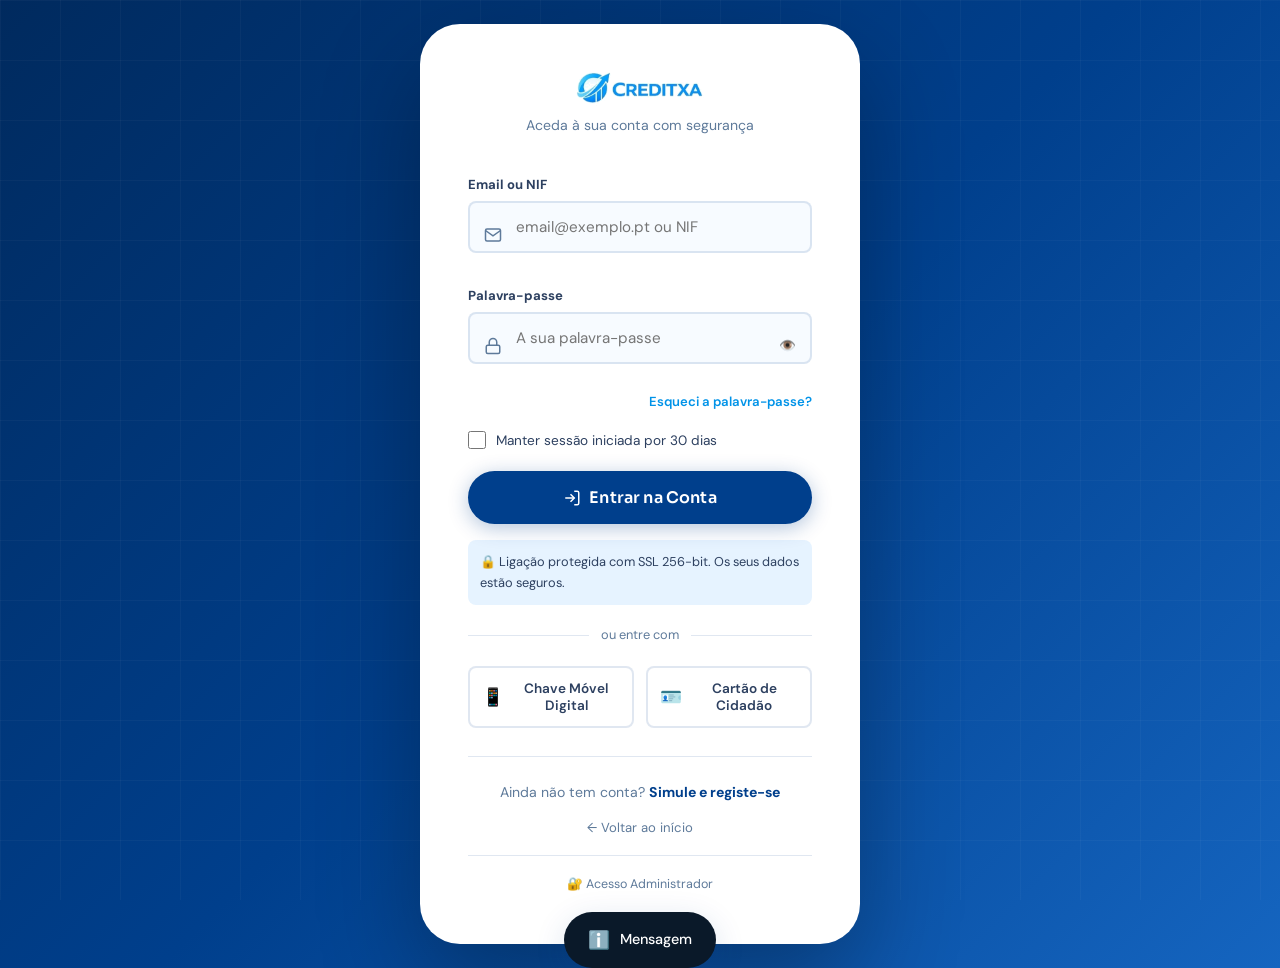
<file: pages/login.html>
<!DOCTYPE html>
<html lang="pt-PT">
<head>
  <meta charset="UTF-8" />
  <meta name="viewport" content="width=device-width, initial-scale=1.0" />
  <title>Entrar na Conta | Creditxa</title>
  <link rel="stylesheet" href="../assets/css/style.css" />
  <link rel="icon" type="image/png" href="../assets/images/favicon-32.png" />
  <style>
    body { background: linear-gradient(135deg, var(--primary-dark) 0%, var(--primary) 50%, var(--primary-light) 100%); min-height: 100vh; display: flex; align-items: center; justify-content: center; padding: 24px; }
    body::before { content:''; position:fixed; inset:0; background-image: linear-gradient(rgba(255,255,255,0.03) 1px, transparent 1px), linear-gradient(90deg, rgba(255,255,255,0.03) 1px, transparent 1px); background-size: 60px 60px; pointer-events: none; }
    .login-card { background: var(--white); border-radius: var(--radius-xl); padding: 48px; max-width: 440px; width: 100%; box-shadow: 0 40px 100px rgba(0,0,0,0.3); position: relative; z-index: 1; animation: fadeInUp 0.6s ease both; }
    .login-logo { text-align: center; margin-bottom: 36px; }
    .input-field { width: 100%; padding: 14px 18px; border: 2px solid var(--border); border-radius: var(--radius-sm); font-family: var(--font-body); font-size: 0.95rem; color: var(--text-dark); background: var(--off-white); transition: var(--transition); outline: none; margin-bottom: 16px; }
    .input-field:focus { border-color: var(--accent); background: white; }
    .input-wrap { position: relative; }
    .input-icon { position: absolute; left: 16px; top: 50%; transform: translateY(-50%); color: var(--text-light); pointer-events: none; }
    .input-field.has-icon { padding-left: 46px; }
    .toggle-pass { position: absolute; right: 16px; top: 50%; transform: translateY(-50%); cursor: pointer; color: var(--text-light); font-size: 0.85rem; }
    .divider { display: flex; align-items: center; gap: 12px; margin: 20px 0; }
    .divider::before, .divider::after { content: ''; flex: 1; height: 1px; background: var(--border); }
    .divider span { font-size: 0.8rem; color: var(--text-light); }
    .social-login { display: flex; gap: 12px; }
    .social-login-btn { flex: 1; padding: 12px; border: 2px solid var(--border); border-radius: var(--radius-sm); display: flex; align-items: center; justify-content: center; gap: 8px; font-size: 0.85rem; font-weight: 600; color: var(--text-mid); cursor: pointer; transition: var(--transition); background: white; }
    .social-login-btn:hover { border-color: var(--accent); color: var(--primary); }
    .checkbox-wrap { display: flex; align-items: center; gap: 10px; margin-bottom: 20px; }
    .checkbox-wrap input { width: 18px; height: 18px; accent-color: var(--primary); cursor: pointer; }
    .checkbox-wrap label { font-size: 0.85rem; color: var(--text-mid); cursor: pointer; }
  </style>
</head>
<body>
<div class="login-card">
  <div class="login-logo">
    <a href="../index.html" class="logo" style="justify-content:center;font-size:1.8rem;color:var(--primary);">
      <img src="../assets/images/creditxa-logo.png" alt="Creditxa" class="logo__img" />
    </a>
    <p style="font-size:0.88rem;color:var(--text-light);margin-top:8px;">Aceda à sua conta com segurança</p>
  </div>

  <form id="loginForm" onsubmit="return false;">
    <label style="font-size:0.82rem;font-weight:700;color:var(--text-mid);display:block;margin-bottom:6px;">Email ou NIF</label>
    <div class="input-wrap" style="margin-bottom:16px;">
      <svg class="input-icon" width="18" height="18" viewBox="0 0 24 24" fill="none" stroke="currentColor" stroke-width="2"><path d="M4 4h16c1.1 0 2 .9 2 2v12c0 1.1-.9 2-2 2H4c-1.1 0-2-.9-2-2V6c0-1.1.9-2 2-2z"/><polyline points="22,6 12,13 2,6"/></svg>
      <input type="text" class="input-field has-icon" placeholder="email@exemplo.pt ou NIF" required />
    </div>

    <label style="font-size:0.82rem;font-weight:700;color:var(--text-mid);display:block;margin-bottom:6px;">Palavra-passe</label>
    <div class="input-wrap" style="margin-bottom:8px;">
      <svg class="input-icon" width="18" height="18" viewBox="0 0 24 24" fill="none" stroke="currentColor" stroke-width="2"><rect x="3" y="11" width="18" height="11" rx="2" ry="2"/><path d="M7 11V7a5 5 0 0 1 10 0v4"/></svg>
      <input type="password" class="input-field has-icon" id="passField" placeholder="A sua palavra-passe" required />
      <span class="toggle-pass" onclick="togglePass()">👁️</span>
    </div>

    <div style="text-align:right;margin-bottom:16px;">
      <a href="#" style="font-size:0.82rem;color:var(--accent);font-weight:600;">Esqueci a palavra-passe?</a>
    </div>

    <div class="checkbox-wrap">
      <input type="checkbox" id="remember" />
      <label for="remember">Manter sessão iniciada por 30 dias</label>
    </div>

    <button type="submit" class="btn btn-primary" style="width:100%;justify-content:center;font-size:1rem;padding:16px;" onclick="handleLogin(this)">
      <svg viewBox="0 0 24 24" fill="none" stroke="currentColor" stroke-width="2"><path d="M15 3h4a2 2 0 0 1 2 2v14a2 2 0 0 1-2 2h-4"/><polyline points="10 17 15 12 10 7"/><line x1="15" y1="12" x2="3" y2="12"/></svg>
      Entrar na Conta
    </button>

    <div style="margin-top:16px;padding:12px;background:var(--sky);border-radius:var(--radius-sm);display:flex;align-items:center;gap:8px;font-size:0.8rem;color:var(--text-mid);">
      🔒 Ligação protegida com SSL 256-bit. Os seus dados estão seguros.
    </div>

    <div class="divider"><span>ou entre com</span></div>

    <div class="social-login">
      <button class="social-login-btn">
        <span style="font-size:1.1rem;">📱</span> Chave Móvel Digital
      </button>
      <button class="social-login-btn">
        <span style="font-size:1.1rem;">🪪</span> Cartão de Cidadão
      </button>
    </div>
  </form>

  <div style="margin-top:28px;text-align:center;padding-top:24px;border-top:1px solid var(--border);">
    <p style="font-size:0.88rem;color:var(--text-light);">Ainda não tem conta? <a href="../index.html#simulacao" style="color:var(--primary);font-weight:700;">Simule e registe-se</a></p>
    <a href="../index.html" style="display:inline-flex;align-items:center;gap:6px;margin-top:12px;font-size:0.82rem;color:var(--text-light);transition:var(--transition);" onmouseover="this.style.color='var(--primary)'" onmouseout="this.style.color='var(--text-light)'">← Voltar ao início</a>
    <div style="margin-top:16px;padding-top:14px;border-top:1px solid var(--border);">
      <a href="admin.html" style="display:inline-flex;align-items:center;gap:6px;font-size:0.78rem;color:var(--text-light);transition:var(--transition);" onmouseover="this.style.color='var(--primary)'" onmouseout="this.style.color='var(--text-light)'">
        🔐 Acesso Administrador
      </a>
    </div>
  </div>
</div>

<div class="toast" id="toast"><span class="toast-icon">ℹ️</span><span class="toast-msg">Mensagem</span></div>
<script src="../assets/js/main.js"></script>
<script>
  function togglePass() {
    const f = document.getElementById('passField');
    f.type = f.type === 'password' ? 'text' : 'password';
  }
  function handleLogin(btn) {
    btn.innerHTML = '<div class="spinner" style="display:block;border-color:rgba(255,255,255,0.3);border-top-color:white;"></div> A verificar...';
    btn.disabled = true;
    setTimeout(() => {
      window.showToast('✅ Login bem-sucedido! Bem-vindo à Creditxa.');
      setTimeout(() => { window.location.href = '../index.html'; }, 1500);
    }, 1800);
  }
</script>
</body>
</html>
</file>
<file: assets/css/style.css>
/* =========================================
   CREDITXA — Estilos Principais
   ========================================= */

@import url('https://fonts.googleapis.com/css2?family=Sora:wght@300;400;500;600;700;800&family=DM+Sans:ital,opsz,wght@0,9..40,300;0,9..40,400;0,9..40,500;0,9..40,600;1,9..40,300&display=swap');

/* ---- CSS Variables ---- */
:root {
  --primary:        #003F8C;
  --primary-dark:   #002A5E;
  --primary-light:  #1565C0;
  --accent:         #0093E8;
  --accent-bright:  #00BFFF;
  --sky:            #E6F3FF;
  --sky-mid:        #C7E0F8;
  --white:          #FFFFFF;
  --off-white:      #F7FBFF;
  --text-dark:      #0A1929;
  --text-mid:       #2D4060;
  --text-light:     #5E7A9A;
  --border:         rgba(0, 63, 140, 0.12);
  --shadow-sm:      0 2px 12px rgba(0,63,140,0.08);
  --shadow-md:      0 8px 32px rgba(0,63,140,0.14);
  --shadow-lg:      0 24px 64px rgba(0,63,140,0.18);
  --radius-sm:      8px;
  --radius-md:      16px;
  --radius-lg:      24px;
  --radius-xl:      40px;
  --transition:     0.3s cubic-bezier(0.4, 0, 0.2, 1);
  --transition-slow:0.6s cubic-bezier(0.4, 0, 0.2, 1);
  --font-head:      'Sora', sans-serif;
  --font-body:      'DM Sans', sans-serif;
}

/* ---- Reset & Base ---- */
*, *::before, *::after { box-sizing: border-box; margin: 0; padding: 0; }
html { scroll-behavior: smooth; font-size: 16px; }
body {
  font-family: var(--font-body);
  color: var(--text-dark);
  background: var(--white);
  overflow-x: hidden;
  line-height: 1.6;
}
img { max-width: 100%; display: block; }
a { text-decoration: none; color: inherit; }
ul { list-style: none; }
button { cursor: pointer; border: none; background: none; font-family: inherit; }
input, select, textarea { font-family: inherit; }

/* ---- Utility ---- */
.container { max-width: 1200px; margin: 0 auto; padding: 0 24px; }
.container--wide { max-width: 1400px; margin: 0 auto; padding: 0 32px; }
.section-pad { padding: 96px 0; }
.section-pad--sm { padding: 64px 0; }
.text-center { text-align: center; }
.text-blue { color: var(--primary); }
.text-accent { color: var(--accent); }
.grid-2 { display: grid; grid-template-columns: 1fr 1fr; gap: 32px; }
.grid-3 { display: grid; grid-template-columns: repeat(3, 1fr); gap: 28px; }
.grid-4 { display: grid; grid-template-columns: repeat(4, 1fr); gap: 24px; }
.flex { display: flex; }
.flex-center { display: flex; align-items: center; justify-content: center; }
.flex-between { display: flex; align-items: center; justify-content: space-between; }
.gap-8 { gap: 8px; }
.gap-16 { gap: 16px; }
.gap-24 { gap: 24px; }

/* ---- Typography ---- */
h1, h2, h3, h4, h5 { font-family: var(--font-head); line-height: 1.2; font-weight: 700; }
h1 { font-size: clamp(2.4rem, 5vw, 4rem); letter-spacing: -0.03em; }
h2 { font-size: clamp(1.8rem, 3.5vw, 2.8rem); letter-spacing: -0.02em; }
h3 { font-size: clamp(1.25rem, 2vw, 1.6rem); }
h4 { font-size: 1.2rem; }
p { line-height: 1.7; }

.section-label {
  display: inline-flex;
  align-items: center;
  gap: 8px;
  font-family: var(--font-head);
  font-size: 0.78rem;
  font-weight: 600;
  letter-spacing: 0.1em;
  text-transform: uppercase;
  color: var(--accent);
  margin-bottom: 12px;
}
.section-label::before {
  content: '';
  display: block;
  width: 20px;
  height: 2px;
  background: var(--accent);
  border-radius: 2px;
}
.section-title { color: var(--text-dark); margin-bottom: 16px; }
.section-sub {
  font-size: 1.1rem;
  color: var(--text-light);
  max-width: 540px;
  line-height: 1.7;
}

/* ---- Buttons ---- */
.btn {
  display: inline-flex;
  align-items: center;
  justify-content: center;
  gap: 8px;
  padding: 14px 28px;
  border-radius: 100px;
  font-family: var(--font-head);
  font-size: 0.9rem;
  font-weight: 600;
  letter-spacing: 0.01em;
  transition: var(--transition);
  white-space: nowrap;
  cursor: pointer;
}
.btn-primary {
  background: var(--primary);
  color: var(--white);
  box-shadow: 0 4px 20px rgba(0,63,140,0.3);
}
.btn-primary:hover {
  background: var(--primary-dark);
  box-shadow: 0 8px 32px rgba(0,63,140,0.4);
  transform: translateY(-2px);
}
.btn-accent {
  background: linear-gradient(135deg, var(--accent), var(--accent-bright));
  color: var(--white);
  box-shadow: 0 4px 20px rgba(0,147,232,0.35);
}
.btn-accent:hover {
  transform: translateY(-2px);
  box-shadow: 0 8px 32px rgba(0,147,232,0.45);
}
.btn-outline {
  background: transparent;
  color: var(--primary);
  border: 2px solid var(--primary);
}
.btn-outline:hover {
  background: var(--primary);
  color: var(--white);
}
.btn-white {
  background: var(--white);
  color: var(--primary);
  box-shadow: 0 4px 20px rgba(0,0,0,0.15);
}
.btn-white:hover {
  background: var(--sky);
  transform: translateY(-2px);
}
.btn-ghost {
  background: rgba(255,255,255,0.12);
  color: var(--white);
  border: 1px solid rgba(255,255,255,0.3);
  backdrop-filter: blur(8px);
}
.btn-ghost:hover {
  background: rgba(255,255,255,0.2);
}
.btn--lg { padding: 18px 36px; font-size: 1rem; }
.btn--sm { padding: 10px 20px; font-size: 0.82rem; }
.btn svg { width: 18px; height: 18px; flex-shrink: 0; }

/* ---- Tags & Badges ---- */
.badge {
  display: inline-flex;
  align-items: center;
  gap: 6px;
  padding: 5px 12px;
  border-radius: 100px;
  font-size: 0.78rem;
  font-weight: 600;
}
.badge-blue { background: var(--sky); color: var(--primary); }
.badge-green { background: #E8F5E9; color: #2E7D32; }
.badge-accent { background: rgba(0,147,232,0.1); color: var(--accent); }

/* =========================================
   HEADER / NAV
   ========================================= */
.header {
  position: fixed;
  top: 0; left: 0; right: 0;
  z-index: 1000;
  transition: var(--transition);
}
.header__inner {
  display: flex;
  align-items: center;
  justify-content: space-between;
  height: 76px;
  padding: 0 40px;
  transition: var(--transition);
}
.header--scrolled .header__inner {
  background: rgba(255,255,255,0.96);
  backdrop-filter: blur(20px);
  box-shadow: 0 4px 32px rgba(0,63,140,0.1);
  height: 64px;
}
.header--transparent .header__inner {
  background: transparent;
}

/* Logo */
.logo {
  display: flex;
  align-items: center;
  gap: 10px;
  font-family: var(--font-head);
  font-size: 1.5rem;
  font-weight: 800;
  color: var(--white);
  letter-spacing: -0.04em;
  transition: var(--transition);
}
.header--scrolled .logo { color: var(--primary); }
.logo__icon {
  width: 36px;
  height: 36px;
  background: linear-gradient(135deg, var(--accent), var(--accent-bright));
  border-radius: 10px;
  display: flex;
  align-items: center;
  justify-content: center;
  font-size: 1rem;
  color: white;
  font-weight: 800;
}
.logo span { color: var(--accent-bright); }
.header--scrolled .logo span { color: var(--accent); }

/* Logo image variant */
.logo__img {
  height: 34px;
  width: auto;
  display: block;
}
.logo--image {
  gap: 0;
}

/* Nav */
.nav { display: flex; align-items: center; gap: 4px; }
.nav__item { position: relative; }
.nav__link {
  display: flex;
  align-items: center;
  gap: 5px;
  padding: 8px 14px;
  border-radius: 8px;
  font-size: 0.9rem;
  font-weight: 500;
  color: rgba(255,255,255,0.9);
  transition: var(--transition);
}
.header--scrolled .nav__link { color: var(--text-mid); }
.nav__link:hover,
.nav__link.active {
  background: rgba(255,255,255,0.15);
  color: var(--white);
}
.header--scrolled .nav__link:hover,
.header--scrolled .nav__link.active {
  background: var(--sky);
  color: var(--primary);
}
.nav__link svg { width: 14px; height: 14px; transition: var(--transition); }
.nav__item:hover .nav__link svg { transform: rotate(180deg); }

/* Dropdown */
.dropdown {
  position: absolute;
  top: calc(100% + 8px);
  left: 50%;
  transform: translateX(-50%) translateY(10px);
  background: var(--white);
  border-radius: var(--radius-md);
  box-shadow: var(--shadow-lg);
  padding: 12px;
  min-width: 220px;
  opacity: 0;
  pointer-events: none;
  transition: var(--transition);
  border: 1px solid var(--border);
}
.nav__item:hover .dropdown {
  opacity: 1;
  pointer-events: all;
  transform: translateX(-50%) translateY(0);
}
.dropdown__link {
  display: flex;
  align-items: center;
  gap: 12px;
  padding: 10px 12px;
  border-radius: 8px;
  font-size: 0.88rem;
  color: var(--text-mid);
  transition: var(--transition);
}
.dropdown__link:hover { background: var(--sky); color: var(--primary); }
.dropdown__icon {
  width: 32px;
  height: 32px;
  border-radius: 8px;
  background: var(--sky);
  display: flex;
  align-items: center;
  justify-content: center;
  flex-shrink: 0;
}
.dropdown__link:hover .dropdown__icon { background: var(--primary); color: white; }

/* Nav Actions */
.nav-actions { display: flex; align-items: center; gap: 12px; }
.nav-login {
  font-size: 0.88rem;
  font-weight: 600;
  color: rgba(255,255,255,0.9);
  padding: 8px 16px;
  border-radius: 8px;
  transition: var(--transition);
}
.nav-login:hover { background: rgba(255,255,255,0.15); }
.header--scrolled .nav-login { color: var(--primary); }
.header--scrolled .nav-login:hover { background: var(--sky); }

/* Hamburger */
.hamburger { display: none; flex-direction: column; gap: 5px; padding: 8px; }
.hamburger__bar {
  width: 24px; height: 2px;
  background: var(--white);
  border-radius: 2px;
  transition: var(--transition);
}
.header--scrolled .hamburger__bar { background: var(--primary); }
.hamburger.open .hamburger__bar:nth-child(1) { transform: translateY(7px) rotate(45deg); }
.hamburger.open .hamburger__bar:nth-child(2) { opacity: 0; }
.hamburger.open .hamburger__bar:nth-child(3) { transform: translateY(-7px) rotate(-45deg); }

/* Mobile Menu */
.mobile-menu {
  position: fixed;
  top: 0; left: 0; right: 0; bottom: 0;
  background: var(--white);
  z-index: 999;
  transform: translateX(100%);
  transition: var(--transition-slow);
  overflow-y: auto;
  padding: 100px 32px 40px;
}
.mobile-menu.open { transform: translateX(0); }
.mobile-menu__link {
  display: flex;
  align-items: center;
  justify-content: space-between;
  padding: 16px 0;
  border-bottom: 1px solid var(--border);
  font-family: var(--font-head);
  font-size: 1.3rem;
  font-weight: 600;
  color: var(--text-dark);
}
.mobile-menu__actions { margin-top: 32px; display: flex; flex-direction: column; gap: 12px; }

/* =========================================
   HERO
   ========================================= */
.hero {
  position: relative;
  min-height: 100vh;
  display: flex;
  align-items: center;
  overflow: hidden;
  background: linear-gradient(135deg, var(--primary-dark) 0%, var(--primary) 40%, var(--primary-light) 80%, #0E7FBF 100%);
}
.hero__bg {
  position: absolute;
  inset: 0;
  pointer-events: none;
}
.hero__orb {
  position: absolute;
  border-radius: 50%;
  filter: blur(80px);
  opacity: 0.25;
}
.hero__orb--1 {
  width: 600px; height: 600px;
  background: var(--accent-bright);
  top: -150px; right: -100px;
  animation: floatOrb 8s ease-in-out infinite;
}
.hero__orb--2 {
  width: 400px; height: 400px;
  background: #5BC8F5;
  bottom: -100px; left: -50px;
  animation: floatOrb 10s ease-in-out infinite reverse;
}
.hero__orb--3 {
  width: 300px; height: 300px;
  background: var(--accent);
  top: 50%; left: 30%;
  animation: floatOrb 12s ease-in-out infinite 2s;
}
.hero__grid {
  position: absolute;
  inset: 0;
  background-image:
    linear-gradient(rgba(255,255,255,0.04) 1px, transparent 1px),
    linear-gradient(90deg, rgba(255,255,255,0.04) 1px, transparent 1px);
  background-size: 60px 60px;
}
.hero__particles { position: absolute; inset: 0; }
.particle {
  position: absolute;
  border-radius: 50%;
  background: rgba(255,255,255,0.5);
  animation: particleFloat linear infinite;
}

.hero__container {
  position: relative;
  z-index: 2;
  width: 100%;
  max-width: 1200px;
  margin: 0 auto;
  padding: 120px 24px 80px;
  display: grid;
  grid-template-columns: 1fr 480px;
  gap: 64px;
  align-items: center;
}
.hero__content { color: var(--white); }
.hero__badge {
  display: inline-flex;
  align-items: center;
  gap: 8px;
  background: rgba(255,255,255,0.12);
  backdrop-filter: blur(12px);
  border: 1px solid rgba(255,255,255,0.25);
  color: rgba(255,255,255,0.95);
  padding: 8px 16px;
  border-radius: 100px;
  font-size: 0.82rem;
  font-weight: 600;
  margin-bottom: 28px;
  animation: fadeInDown 0.6s ease both;
}
.hero__badge-dot {
  width: 7px; height: 7px;
  background: var(--accent-bright);
  border-radius: 50%;
  animation: pulse 2s ease infinite;
}
.hero h1 {
  margin-bottom: 24px;
  animation: fadeInUp 0.7s 0.1s ease both;
}
.hero h1 em { font-style: normal; color: var(--accent-bright); }
.hero__sub {
  font-size: 1.15rem;
  color: rgba(255,255,255,0.82);
  margin-bottom: 40px;
  max-width: 480px;
  animation: fadeInUp 0.7s 0.2s ease both;
}
.hero__actions {
  display: flex;
  gap: 16px;
  flex-wrap: wrap;
  margin-bottom: 48px;
  animation: fadeInUp 0.7s 0.3s ease both;
}
.hero__stats {
  display: flex;
  gap: 40px;
  animation: fadeInUp 0.7s 0.4s ease both;
}
.hero__stat-num {
  font-family: var(--font-head);
  font-size: 1.8rem;
  font-weight: 800;
  color: var(--white);
  letter-spacing: -0.03em;
}
.hero__stat-label {
  font-size: 0.82rem;
  color: rgba(255,255,255,0.65);
  margin-top: 2px;
}

/* Hero Card */
.hero__card-wrap {
  animation: fadeInRight 0.8s 0.3s ease both;
}
.hero__calc-card {
  background: rgba(255,255,255,0.97);
  backdrop-filter: blur(20px);
  border-radius: var(--radius-lg);
  padding: 36px;
  box-shadow: 0 32px 80px rgba(0,0,0,0.25), 0 0 0 1px rgba(255,255,255,0.5);
}
.hero__calc-card h3 {
  font-size: 1.1rem;
  color: var(--text-dark);
  margin-bottom: 24px;
}
.calc-tabs {
  display: flex;
  background: var(--sky);
  border-radius: var(--radius-sm);
  padding: 4px;
  margin-bottom: 24px;
  gap: 4px;
}
.calc-tab {
  flex: 1;
  padding: 8px;
  border-radius: 6px;
  font-size: 0.82rem;
  font-weight: 600;
  color: var(--text-light);
  transition: var(--transition);
  text-align: center;
}
.calc-tab.active {
  background: var(--white);
  color: var(--primary);
  box-shadow: var(--shadow-sm);
}
.form-field { margin-bottom: 18px; }
.form-label {
  display: flex;
  justify-content: space-between;
  font-size: 0.82rem;
  font-weight: 600;
  color: var(--text-mid);
  margin-bottom: 8px;
}
.form-label span { color: var(--primary); font-weight: 700; }
.range-track {
  -webkit-appearance: none;
  appearance: none;
  width: 100%;
  height: 5px;
  border-radius: 5px;
  outline: none;
  background: linear-gradient(to right, var(--accent) 0%, var(--accent) var(--val, 40%), var(--sky-mid) var(--val, 40%), var(--sky-mid) 100%);
  transition: var(--transition);
}
.range-track::-webkit-slider-thumb {
  -webkit-appearance: none;
  width: 20px; height: 20px;
  border-radius: 50%;
  background: var(--white);
  border: 3px solid var(--accent);
  box-shadow: 0 2px 8px rgba(0,147,232,0.3);
  cursor: pointer;
  transition: var(--transition);
}
.range-track::-webkit-slider-thumb:hover { transform: scale(1.2); }
.range-hints {
  display: flex;
  justify-content: space-between;
  font-size: 0.72rem;
  color: var(--text-light);
  margin-top: 4px;
}
.calc-result {
  background: linear-gradient(135deg, var(--primary), var(--primary-light));
  border-radius: var(--radius-md);
  padding: 20px;
  color: var(--white);
  margin-top: 24px;
  text-align: center;
}
.calc-result__label { font-size: 0.82rem; opacity: 0.8; margin-bottom: 4px; }
.calc-result__amount {
  font-family: var(--font-head);
  font-size: 2.2rem;
  font-weight: 800;
  letter-spacing: -0.03em;
}
.calc-result__sub { font-size: 0.8rem; opacity: 0.75; margin-top: 6px; }
.calc-result-row {
  display: flex;
  justify-content: space-between;
  padding: 8px 0;
  border-top: 1px solid rgba(255,255,255,0.15);
  margin-top: 8px;
  font-size: 0.82rem;
}
.calc-result-row span:last-child { font-weight: 600; }

/* =========================================
   TRUST STRIP
   ========================================= */
.trust-strip {
  background: var(--white);
  border-bottom: 1px solid var(--border);
  padding: 20px 0;
  overflow: hidden;
}
.trust-strip__inner {
  display: flex;
  align-items: center;
  gap: 0;
  animation: marquee 30s linear infinite;
  width: max-content;
}
.trust-item {
  display: flex;
  align-items: center;
  gap: 10px;
  padding: 0 48px;
  white-space: nowrap;
  color: var(--text-light);
  font-size: 0.88rem;
  font-weight: 500;
  border-right: 1px solid var(--border);
}
.trust-item svg { color: var(--accent); flex-shrink: 0; }

/* =========================================
   PRODUCTS / LOANS SECTION
   ========================================= */
.products { background: var(--off-white); }
.products__header { text-align: center; margin-bottom: 56px; }
.products__header .section-sub { margin: 0 auto; }

.product-card {
  background: var(--white);
  border-radius: var(--radius-lg);
  padding: 36px 32px;
  border: 1px solid var(--border);
  transition: var(--transition);
  position: relative;
  overflow: hidden;
  cursor: pointer;
}
.product-card::before {
  content: '';
  position: absolute;
  top: 0; left: 0; right: 0;
  height: 4px;
  background: linear-gradient(90deg, var(--primary), var(--accent));
  transform: scaleX(0);
  transform-origin: left;
  transition: var(--transition);
}
.product-card:hover { transform: translateY(-6px); box-shadow: var(--shadow-lg); }
.product-card:hover::before { transform: scaleX(1); }
.product-card--featured {
  background: linear-gradient(145deg, var(--primary), var(--primary-light));
  border-color: transparent;
  color: var(--white);
}
.product-card--featured::before { display: none; }

.product-card__icon {
  width: 56px; height: 56px;
  border-radius: var(--radius-md);
  background: var(--sky);
  display: flex;
  align-items: center;
  justify-content: center;
  margin-bottom: 24px;
  color: var(--primary);
  transition: var(--transition);
}
.product-card:hover .product-card__icon { background: var(--primary); color: var(--white); }
.product-card--featured .product-card__icon { background: rgba(255,255,255,0.2); color: var(--white); }

.product-card__title {
  font-family: var(--font-head);
  font-size: 1.25rem;
  font-weight: 700;
  margin-bottom: 10px;
  color: var(--text-dark);
}
.product-card--featured .product-card__title { color: var(--white); }
.product-card__desc {
  font-size: 0.9rem;
  color: var(--text-light);
  line-height: 1.6;
  margin-bottom: 20px;
}
.product-card--featured .product-card__desc { color: rgba(255,255,255,0.75); }

.product-card__rate {
  display: flex;
  align-items: baseline;
  gap: 4px;
  margin-bottom: 20px;
}
.product-card__rate-num {
  font-family: var(--font-head);
  font-size: 2rem;
  font-weight: 800;
  color: var(--primary);
  letter-spacing: -0.03em;
}
.product-card--featured .product-card__rate-num { color: var(--accent-bright); }
.product-card__rate-label { font-size: 0.82rem; color: var(--text-light); }
.product-card--featured .product-card__rate-label { color: rgba(255,255,255,0.65); }

.product-card__features { margin-bottom: 28px; }
.product-card__feature {
  display: flex;
  align-items: center;
  gap: 10px;
  font-size: 0.88rem;
  color: var(--text-mid);
  padding: 6px 0;
}
.product-card--featured .product-card__feature { color: rgba(255,255,255,0.85); }
.product-card__feature-dot {
  width: 6px; height: 6px;
  border-radius: 50%;
  background: var(--accent);
  flex-shrink: 0;
}
.product-card--featured .product-card__feature-dot { background: var(--accent-bright); }

.product-card__link {
  display: inline-flex;
  align-items: center;
  gap: 6px;
  font-size: 0.88rem;
  font-weight: 700;
  color: var(--primary);
  transition: var(--transition);
}
.product-card--featured .product-card__link { color: var(--white); }
.product-card__link:hover { gap: 10px; }

/* =========================================
   HOW IT WORKS
   ========================================= */
.how-it-works { background: var(--white); }
.how-it-works__grid {
  display: grid;
  grid-template-columns: 1fr 1fr;
  gap: 80px;
  align-items: center;
}
.steps { margin-top: 40px; }
.step {
  display: flex;
  gap: 20px;
  padding: 24px 0;
  border-bottom: 1px solid var(--border);
  position: relative;
}
.step:last-child { border-bottom: none; }
.step__num {
  width: 44px; height: 44px;
  border-radius: 12px;
  background: var(--sky);
  display: flex;
  align-items: center;
  justify-content: center;
  font-family: var(--font-head);
  font-size: 0.9rem;
  font-weight: 800;
  color: var(--primary);
  flex-shrink: 0;
  transition: var(--transition);
}
.step:hover .step__num { background: var(--primary); color: var(--white); }
.step__title {
  font-family: var(--font-head);
  font-size: 1rem;
  font-weight: 700;
  margin-bottom: 6px;
  color: var(--text-dark);
}
.step__desc { font-size: 0.88rem; color: var(--text-light); line-height: 1.6; }

.how-visual {
  position: relative;
  display: flex;
  align-items: center;
  justify-content: center;
}
.how-phone-mockup {
  width: 280px;
  background: var(--white);
  border-radius: 40px;
  border: 8px solid var(--text-dark);
  box-shadow: var(--shadow-lg), 0 0 0 2px rgba(0,0,0,0.05);
  overflow: hidden;
  position: relative;
  z-index: 2;
}
.how-phone-screen {
  background: linear-gradient(160deg, var(--sky) 0%, var(--white) 100%);
  padding: 24px 20px;
  min-height: 480px;
}
.phone-header { text-align: center; padding: 12px 0 20px; }
.phone-logo {
  font-family: var(--font-head);
  font-size: 1.1rem;
  font-weight: 800;
  color: var(--primary);
}
.phone-card {
  background: linear-gradient(135deg, var(--primary), var(--accent));
  border-radius: 16px;
  padding: 20px;
  color: white;
  margin-bottom: 16px;
}
.phone-card__label { font-size: 0.72rem; opacity: 0.75; margin-bottom: 4px; }
.phone-card__amount {
  font-family: var(--font-head);
  font-size: 1.6rem;
  font-weight: 800;
}
.phone-card__meta {
  display: flex;
  justify-content: space-between;
  margin-top: 16px;
  font-size: 0.75rem;
  opacity: 0.8;
}
.phone-btn {
  background: var(--primary);
  color: white;
  border-radius: 12px;
  padding: 14px;
  text-align: center;
  font-family: var(--font-head);
  font-size: 0.88rem;
  font-weight: 700;
  margin-bottom: 12px;
}
.phone-progress { margin-bottom: 16px; }
.phone-progress__label {
  display: flex;
  justify-content: space-between;
  font-size: 0.72rem;
  color: var(--text-light);
  margin-bottom: 6px;
}
.phone-progress__bar {
  height: 6px;
  background: var(--sky-mid);
  border-radius: 6px;
  overflow: hidden;
}
.phone-progress__fill {
  height: 100%;
  border-radius: 6px;
  background: linear-gradient(90deg, var(--accent), var(--accent-bright));
  width: 65%;
}
.how-floating {
  position: absolute;
  background: var(--white);
  border-radius: var(--radius-md);
  padding: 14px 18px;
  box-shadow: var(--shadow-md);
  font-family: var(--font-head);
  font-size: 0.82rem;
  font-weight: 600;
  color: var(--text-dark);
  border: 1px solid var(--border);
}
.how-floating--1 { top: 10%; right: -20px; }
.how-floating--2 { bottom: 15%; left: -30px; }
.how-floating__check { color: #2E7D32; margin-right: 6px; }

/* =========================================
   STATS
   ========================================= */
.stats { background: linear-gradient(135deg, var(--primary-dark), var(--primary)); padding: 80px 0; }
.stats__grid { display: grid; grid-template-columns: repeat(4, 1fr); gap: 32px; }
.stat-item { text-align: center; color: var(--white); }
.stat-item__num {
  font-family: var(--font-head);
  font-size: clamp(2.2rem, 4vw, 3.2rem);
  font-weight: 800;
  color: var(--white);
  letter-spacing: -0.03em;
  line-height: 1;
  margin-bottom: 8px;
}
.stat-item__num span { color: var(--accent-bright); }
.stat-item__label { font-size: 0.9rem; color: rgba(255,255,255,0.7); }

/* =========================================
   SECURITY SECTION
   ========================================= */
.security { background: var(--off-white); }
.security__inner {
  display: grid;
  grid-template-columns: 1fr 1fr;
  gap: 80px;
  align-items: center;
}
.security-features { display: flex; flex-direction: column; gap: 20px; margin-top: 36px; }
.security-feature {
  display: flex;
  gap: 16px;
  padding: 20px;
  background: var(--white);
  border-radius: var(--radius-md);
  border: 1px solid var(--border);
  transition: var(--transition);
}
.security-feature:hover { box-shadow: var(--shadow-md); transform: translateX(4px); }
.security-feature__icon {
  width: 44px; height: 44px;
  border-radius: 12px;
  background: linear-gradient(135deg, var(--primary), var(--accent));
  display: flex;
  align-items: center;
  justify-content: center;
  color: white;
  flex-shrink: 0;
}
.security-feature__title {
  font-family: var(--font-head);
  font-size: 0.95rem;
  font-weight: 700;
  color: var(--text-dark);
  margin-bottom: 4px;
}
.security-feature__desc { font-size: 0.85rem; color: var(--text-light); line-height: 1.5; }

.security-visual {
  display: flex;
  align-items: center;
  justify-content: center;
  position: relative;
}
.security-shield {
  width: 220px;
  height: 260px;
  background: linear-gradient(160deg, var(--primary), var(--primary-light));
  clip-path: polygon(50% 0%, 100% 25%, 100% 75%, 50% 100%, 0% 75%, 0% 25%);
  display: flex;
  align-items: center;
  justify-content: center;
  position: relative;
  z-index: 2;
  animation: shieldPulse 3s ease-in-out infinite;
}
.security-shield__inner {
  width: 140px; height: 165px;
  background: rgba(255,255,255,0.15);
  clip-path: polygon(50% 0%, 100% 25%, 100% 75%, 50% 100%, 0% 75%, 0% 25%);
  display: flex;
  align-items: center;
  justify-content: center;
  color: white;
}
.security-ring {
  position: absolute;
  border: 2px solid rgba(0,63,140,0.1);
  border-radius: 50%;
  animation: ringExpand 4s ease-in-out infinite;
}
.security-ring--1 { width: 300px; height: 300px; }
.security-ring--2 { width: 400px; height: 400px; animation-delay: 1.3s; }
.security-ring--3 { width: 500px; height: 500px; animation-delay: 2.6s; }
.security-cert {
  position: absolute;
  background: var(--white);
  border-radius: var(--radius-md);
  padding: 12px 16px;
  box-shadow: var(--shadow-md);
  display: flex;
  align-items: center;
  gap: 10px;
  font-size: 0.8rem;
  font-weight: 600;
  color: var(--text-dark);
}
.security-cert--1 { top: 5%; right: 0; }
.security-cert--2 { bottom: 10%; left: 0; }
.security-cert-icon { font-size: 1.2rem; }

/* =========================================
   TESTIMONIALS
   ========================================= */
.testimonials { background: var(--white); }
.testimonials__header { text-align: center; margin-bottom: 56px; }
.testimonials__header .section-sub { margin: 0 auto; }
.testimonials-slider { overflow: hidden; position: relative; }
.testimonials-track {
  display: flex;
  gap: 24px;
  transition: transform 0.5s cubic-bezier(0.4, 0, 0.2, 1);
}
.testimonial-card {
  flex: 0 0 calc(33.333% - 16px);
  background: var(--off-white);
  border-radius: var(--radius-lg);
  padding: 32px;
  border: 1px solid var(--border);
  transition: var(--transition);
}
.testimonial-card:hover { box-shadow: var(--shadow-md); transform: translateY(-4px); }
.testimonial-stars { display: flex; gap: 4px; margin-bottom: 20px; }
.star { color: #F59E0B; font-size: 1.1rem; }
.testimonial-text {
  font-size: 0.95rem;
  color: var(--text-mid);
  line-height: 1.7;
  margin-bottom: 24px;
  font-style: italic;
}
.testimonial-author { display: flex; align-items: center; gap: 12px; }
.testimonial-avatar {
  width: 44px; height: 44px;
  border-radius: 50%;
  background: linear-gradient(135deg, var(--primary), var(--accent));
  display: flex;
  align-items: center;
  justify-content: center;
  font-family: var(--font-head);
  font-size: 1rem;
  font-weight: 700;
  color: white;
  flex-shrink: 0;
}
.testimonial-name { font-weight: 700; font-size: 0.92rem; color: var(--text-dark); }
.testimonial-role { font-size: 0.8rem; color: var(--text-light); }
.testimonials-dots {
  display: flex;
  justify-content: center;
  gap: 8px;
  margin-top: 40px;
}
.dot {
  width: 8px; height: 8px;
  border-radius: 50%;
  background: var(--sky-mid);
  transition: var(--transition);
  cursor: pointer;
}
.dot.active { background: var(--primary); width: 24px; border-radius: 4px; }

/* =========================================
   FAQ
   ========================================= */
.faq { background: var(--off-white); }
.faq__inner {
  display: grid;
  grid-template-columns: 380px 1fr;
  gap: 80px;
  align-items: start;
}
.faq-items { display: flex; flex-direction: column; gap: 12px; }
.faq-item {
  background: var(--white);
  border-radius: var(--radius-md);
  border: 1px solid var(--border);
  overflow: hidden;
  transition: var(--transition);
}
.faq-item.open { box-shadow: var(--shadow-sm); }
.faq-question {
  display: flex;
  align-items: center;
  justify-content: space-between;
  padding: 20px 24px;
  cursor: pointer;
  font-family: var(--font-head);
  font-size: 0.95rem;
  font-weight: 600;
  color: var(--text-dark);
  transition: var(--transition);
}
.faq-question:hover { color: var(--primary); }
.faq-icon {
  width: 28px; height: 28px;
  border-radius: 50%;
  background: var(--sky);
  display: flex;
  align-items: center;
  justify-content: center;
  color: var(--primary);
  font-size: 1.2rem;
  flex-shrink: 0;
  transition: var(--transition);
}
.faq-item.open .faq-icon { background: var(--primary); color: white; transform: rotate(45deg); }
.faq-answer {
  max-height: 0;
  overflow: hidden;
  transition: max-height 0.4s ease;
}
.faq-item.open .faq-answer { max-height: 200px; }
.faq-answer-inner {
  padding: 0 24px 20px;
  font-size: 0.9rem;
  color: var(--text-light);
  line-height: 1.7;
}

/* =========================================
   CTA SECTION
   ========================================= */
.cta-section {
  background: linear-gradient(135deg, var(--primary-dark), var(--primary), var(--primary-light));
  padding: 100px 0;
  position: relative;
  overflow: hidden;
  text-align: center;
}
.cta-section::before {
  content: '';
  position: absolute;
  inset: 0;
  background-image: radial-gradient(circle at 20% 50%, rgba(0,191,255,0.15) 0%, transparent 50%),
                    radial-gradient(circle at 80% 50%, rgba(0,147,232,0.15) 0%, transparent 50%);
}
.cta-section__inner { position: relative; z-index: 1; }
.cta-section h2 {
  color: var(--white);
  margin-bottom: 20px;
  font-size: clamp(2rem, 4vw, 3rem);
}
.cta-section p {
  color: rgba(255,255,255,0.78);
  font-size: 1.1rem;
  max-width: 480px;
  margin: 0 auto 40px;
}
.cta-section__actions { display: flex; gap: 16px; justify-content: center; flex-wrap: wrap; }
.cta-app-badges { display: flex; gap: 16px; justify-content: center; margin-top: 32px; flex-wrap: wrap; }
.app-badge {
  display: flex;
  align-items: center;
  gap: 10px;
  background: rgba(255,255,255,0.1);
  backdrop-filter: blur(12px);
  border: 1px solid rgba(255,255,255,0.2);
  border-radius: var(--radius-md);
  padding: 12px 20px;
  color: white;
  transition: var(--transition);
}
.app-badge:hover { background: rgba(255,255,255,0.2); transform: translateY(-2px); }
.app-badge__icon { font-size: 1.6rem; }
.app-badge__text { text-align: left; }
.app-badge__sub { font-size: 0.7rem; opacity: 0.8; }
.app-badge__name { font-family: var(--font-head); font-size: 0.95rem; font-weight: 700; }

/* =========================================
   FOOTER
   ========================================= */
.footer { background: var(--text-dark); color: rgba(255,255,255,0.75); }
.footer__main {
  padding: 72px 0 48px;
  display: grid;
  grid-template-columns: 280px 1fr 1fr 1fr;
  gap: 48px;
}
.footer__brand .logo { color: var(--white); margin-bottom: 16px; }
.footer__brand .logo span { color: var(--accent-bright); }
.footer__brand p { font-size: 0.88rem; line-height: 1.7; color: rgba(255,255,255,0.55); }
.footer__brand-socials { display: flex; gap: 10px; margin-top: 24px; }
.social-btn {
  width: 36px; height: 36px;
  border-radius: 10px;
  background: rgba(255,255,255,0.08);
  display: flex;
  align-items: center;
  justify-content: center;
  color: rgba(255,255,255,0.6);
  transition: var(--transition);
  font-size: 0.85rem;
}
.social-btn:hover { background: var(--accent); color: white; }
.footer__col-title {
  font-family: var(--font-head);
  font-size: 0.88rem;
  font-weight: 700;
  color: var(--white);
  letter-spacing: 0.05em;
  text-transform: uppercase;
  margin-bottom: 20px;
}
.footer__links { display: flex; flex-direction: column; gap: 10px; }
.footer__link {
  font-size: 0.88rem;
  color: rgba(255,255,255,0.55);
  transition: var(--transition);
  display: flex;
  align-items: center;
  gap: 6px;
}
.footer__link:hover { color: var(--accent-bright); padding-left: 4px; }
.footer__contact { margin-top: 8px; }
.footer__contact-item {
  display: flex;
  align-items: flex-start;
  gap: 10px;
  margin-bottom: 12px;
  font-size: 0.88rem;
  color: rgba(255,255,255,0.55);
}
.footer__contact-item svg { margin-top: 2px; flex-shrink: 0; color: var(--accent); }
.footer__bottom {
  border-top: 1px solid rgba(255,255,255,0.08);
  padding: 24px 0;
  display: flex;
  align-items: center;
  justify-content: space-between;
  flex-wrap: wrap;
  gap: 16px;
}
.footer__bottom p { font-size: 0.82rem; color: rgba(255,255,255,0.4); }
.footer__bottom-links { display: flex; gap: 24px; }
.footer__bottom-link { font-size: 0.82rem; color: rgba(255,255,255,0.4); transition: var(--transition); }
.footer__bottom-link:hover { color: var(--accent-bright); }
.footer__license {
  display: flex;
  align-items: center;
  gap: 8px;
  font-size: 0.78rem;
  color: rgba(255,255,255,0.35);
  margin-top: 8px;
}

/* =========================================
   FLOATING ACTION / CHAT
   ========================================= */
.fab-chat {
  position: fixed;
  bottom: 32px; right: 32px;
  z-index: 990;
  display: flex;
  flex-direction: column;
  align-items: flex-end;
  gap: 12px;
}
.fab-chat__bubble {
  background: var(--white);
  border-radius: var(--radius-md);
  padding: 12px 16px;
  box-shadow: var(--shadow-md);
  font-size: 0.85rem;
  color: var(--text-dark);
  font-weight: 500;
  max-width: 200px;
  text-align: right;
  animation: fadeInUp 0.5s ease;
  border: 1px solid var(--border);
}
.fab-btn {
  width: 56px; height: 56px;
  border-radius: 50%;
  background: linear-gradient(135deg, var(--primary), var(--accent));
  display: flex;
  align-items: center;
  justify-content: center;
  color: white;
  box-shadow: 0 8px 24px rgba(0,63,140,0.35);
  transition: var(--transition);
  cursor: pointer;
  animation: pulse 3s ease infinite;
}
.fab-btn:hover { transform: scale(1.1); }

/* =========================================
   SCROLL TO TOP
   ========================================= */
.scroll-top {
  position: fixed;
  bottom: 100px; right: 32px;
  z-index: 989;
  width: 44px; height: 44px;
  border-radius: 12px;
  background: var(--white);
  border: 1px solid var(--border);
  display: flex;
  align-items: center;
  justify-content: center;
  color: var(--primary);
  box-shadow: var(--shadow-sm);
  cursor: pointer;
  transition: var(--transition);
  opacity: 0;
  transform: translateY(10px);
  pointer-events: none;
}
.scroll-top.visible { opacity: 1; transform: translateY(0); pointer-events: all; }
.scroll-top:hover { background: var(--primary); color: white; }

/* =========================================
   SCROLL ANIMATIONS
   ========================================= */
.reveal {
  opacity: 0;
  transform: translateY(32px);
  transition: opacity 0.7s ease, transform 0.7s ease;
}
.reveal.visible { opacity: 1; transform: translateY(0); }
.reveal-left {
  opacity: 0;
  transform: translateX(-32px);
  transition: opacity 0.7s ease, transform 0.7s ease;
}
.reveal-left.visible { opacity: 1; transform: translateX(0); }
.reveal-right {
  opacity: 0;
  transform: translateX(32px);
  transition: opacity 0.7s ease, transform 0.7s ease;
}
.reveal-right.visible { opacity: 1; transform: translateX(0); }
.reveal-delay-1 { transition-delay: 0.1s; }
.reveal-delay-2 { transition-delay: 0.2s; }
.reveal-delay-3 { transition-delay: 0.3s; }
.reveal-delay-4 { transition-delay: 0.4s; }
.reveal-delay-5 { transition-delay: 0.5s; }

/* =========================================
   KEYFRAMES
   ========================================= */
@keyframes fadeInUp {
  from { opacity: 0; transform: translateY(24px); }
  to { opacity: 1; transform: translateY(0); }
}
@keyframes fadeInDown {
  from { opacity: 0; transform: translateY(-16px); }
  to { opacity: 1; transform: translateY(0); }
}
@keyframes fadeInRight {
  from { opacity: 0; transform: translateX(40px); }
  to { opacity: 1; transform: translateX(0); }
}
@keyframes floatOrb {
  0%, 100% { transform: translate(0, 0) scale(1); }
  33% { transform: translate(30px, -40px) scale(1.05); }
  66% { transform: translate(-20px, 20px) scale(0.97); }
}
@keyframes particleFloat {
  0% { transform: translateY(100vh) translateX(0); opacity: 0; }
  10% { opacity: 1; }
  90% { opacity: 0.5; }
  100% { transform: translateY(-100px) translateX(60px); opacity: 0; }
}
@keyframes pulse {
  0%, 100% { box-shadow: 0 0 0 0 rgba(0,147,232,0.4); }
  50% { box-shadow: 0 0 0 12px rgba(0,147,232,0); }
}
@keyframes marquee {
  from { transform: translateX(0); }
  to { transform: translateX(-50%); }
}
@keyframes shieldPulse {
  0%, 100% { transform: scale(1); }
  50% { transform: scale(1.03); }
}
@keyframes ringExpand {
  0% { opacity: 0.5; transform: scale(0.9); }
  50% { opacity: 0.2; transform: scale(1); }
  100% { opacity: 0; transform: scale(1.1); }
}
@keyframes counterUp {
  from { opacity: 0; transform: translateY(10px); }
  to { opacity: 1; transform: translateY(0); }
}
@keyframes spin {
  to { transform: rotate(360deg); }
}
.spinner {
  width: 20px; height: 20px;
  border: 2px solid rgba(255,255,255,0.3);
  border-top-color: white;
  border-radius: 50%;
  animation: spin 0.8s linear infinite;
  display: none;
}

/* =========================================
   NOTIFICATION TOAST
   ========================================= */
.toast {
  position: fixed;
  bottom: 32px; left: 50%;
  transform: translateX(-50%) translateY(100px);
  background: var(--text-dark);
  color: white;
  padding: 14px 24px;
  border-radius: 100px;
  font-size: 0.9rem;
  font-weight: 500;
  box-shadow: var(--shadow-md);
  z-index: 9999;
  transition: var(--transition);
  display: flex;
  align-items: center;
  gap: 10px;
  white-space: nowrap;
}
.toast.show { transform: translateX(-50%) translateY(0); }
.toast-icon { font-size: 1.1rem; }

/* =========================================
   RESPONSIVE
   ========================================= */
@media (max-width: 1100px) {
  .hero__container { grid-template-columns: 1fr; max-width: 720px; }
  .hero__card-wrap { order: -1; }
  .footer__main { grid-template-columns: 1fr 1fr; gap: 40px; }
  .stats__grid { grid-template-columns: repeat(2, 1fr); }
}

@media (max-width: 900px) {
  .grid-3 { grid-template-columns: 1fr 1fr; }
  .how-it-works__grid { grid-template-columns: 1fr; }
  .how-visual { display: none; }
  .security__inner { grid-template-columns: 1fr; }
  .security-visual { display: none; }
  .faq__inner { grid-template-columns: 1fr; }
  .grid-4 { grid-template-columns: repeat(2, 1fr); }
  .testimonial-card { flex: 0 0 calc(50% - 12px); }
}

@media (max-width: 768px) {
  .nav { display: none; }
  .nav-actions .btn { display: none; }
  .hamburger { display: flex; }
  .header__inner { padding: 0 20px; }
  .section-pad { padding: 64px 0; }
  .hero__container { padding: 100px 20px 64px; }
  .hero__stats { gap: 24px; flex-wrap: wrap; }
  .hero__actions { flex-direction: column; }
  .hero__actions .btn { width: 100%; justify-content: center; }
  .grid-2 { grid-template-columns: 1fr; }
  .grid-3 { grid-template-columns: 1fr; }
  .grid-4 { grid-template-columns: 1fr 1fr; }
  .stats__grid { grid-template-columns: repeat(2, 1fr); }
  .footer__main { grid-template-columns: 1fr; gap: 32px; }
  .footer__bottom { flex-direction: column; text-align: center; }
  .cta-section__actions { flex-direction: column; align-items: center; }
  .testimonial-card { flex: 0 0 calc(100% - 0px); }
  .container--wide { padding: 0 20px; }
  .fab-chat { bottom: 20px; right: 20px; }
  .scroll-top { bottom: 88px; right: 20px; }
}

@media (max-width: 480px) {
  h1 { font-size: 2.2rem; }
  h2 { font-size: 1.7rem; }
  .grid-4 { grid-template-columns: 1fr; }
  .hero__calc-card { padding: 24px; }
  .hero__stats { justify-content: space-between; }
  .stats__grid { grid-template-columns: 1fr 1fr; gap: 20px; }
  .trust-item { padding: 0 28px; }
}
</file>
